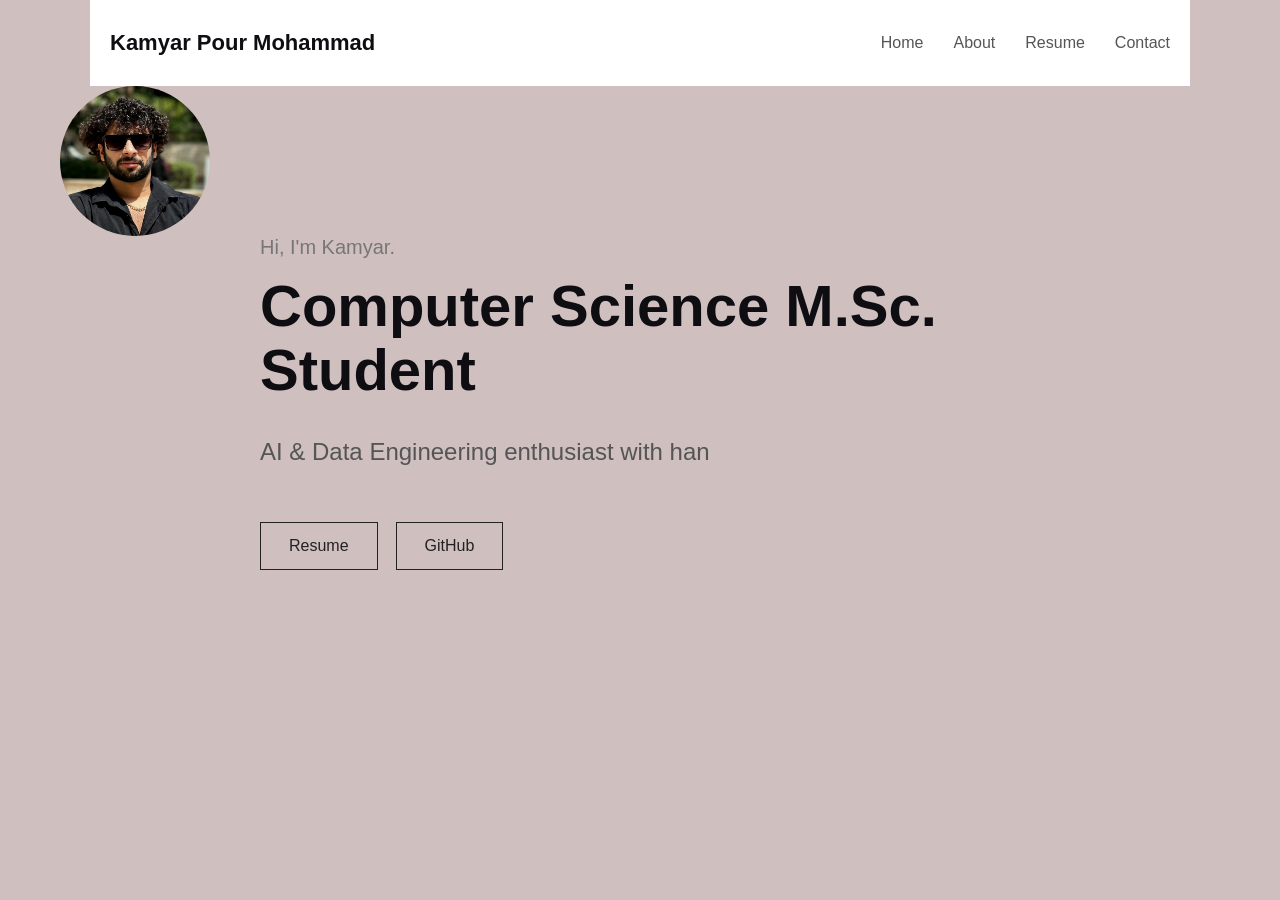
<file: index.html>
<!DOCTYPE html>
<html lang="en">

<head>

    <meta charset="UTF-8">

    <meta name="viewport"
          content="width=device-width, initial-scale=1.0">

    <title>Kamyar Pour Mohammad</title>

    <link rel="stylesheet"
          href="static/css/style.css">

</head>

<body>

    <header>

        <div class="logo">

            Kamyar Pour Mohammad

        </div>

        <nav>
            <a href="index.html">Home</a>

            <a href="about.html">About</a>

            <a href="resume.html">Resume</a>

            <a href="#">Contact</a>

        </nav>

    </header>

    <img class="KamyarImage" src="images/Site_image.jpg" alt="Kamyar's image">

    <section class="hero">

        <p class="intro">

            Hi, I'm Kamyar.

        </p>

        <h1>

            Computer Science M.Sc. Student

        </h1>

        <p class="description">

            <span id="typing"></span>

        </p>

        <div class="buttons">

            <a href="#">Resume</a>

            <a href="https://github.com/KamyarPourMohammad">GitHub</a>

        </div>

    </section>
    
</body>
<script src="static/js/main.js"></script>

</html>
</file>
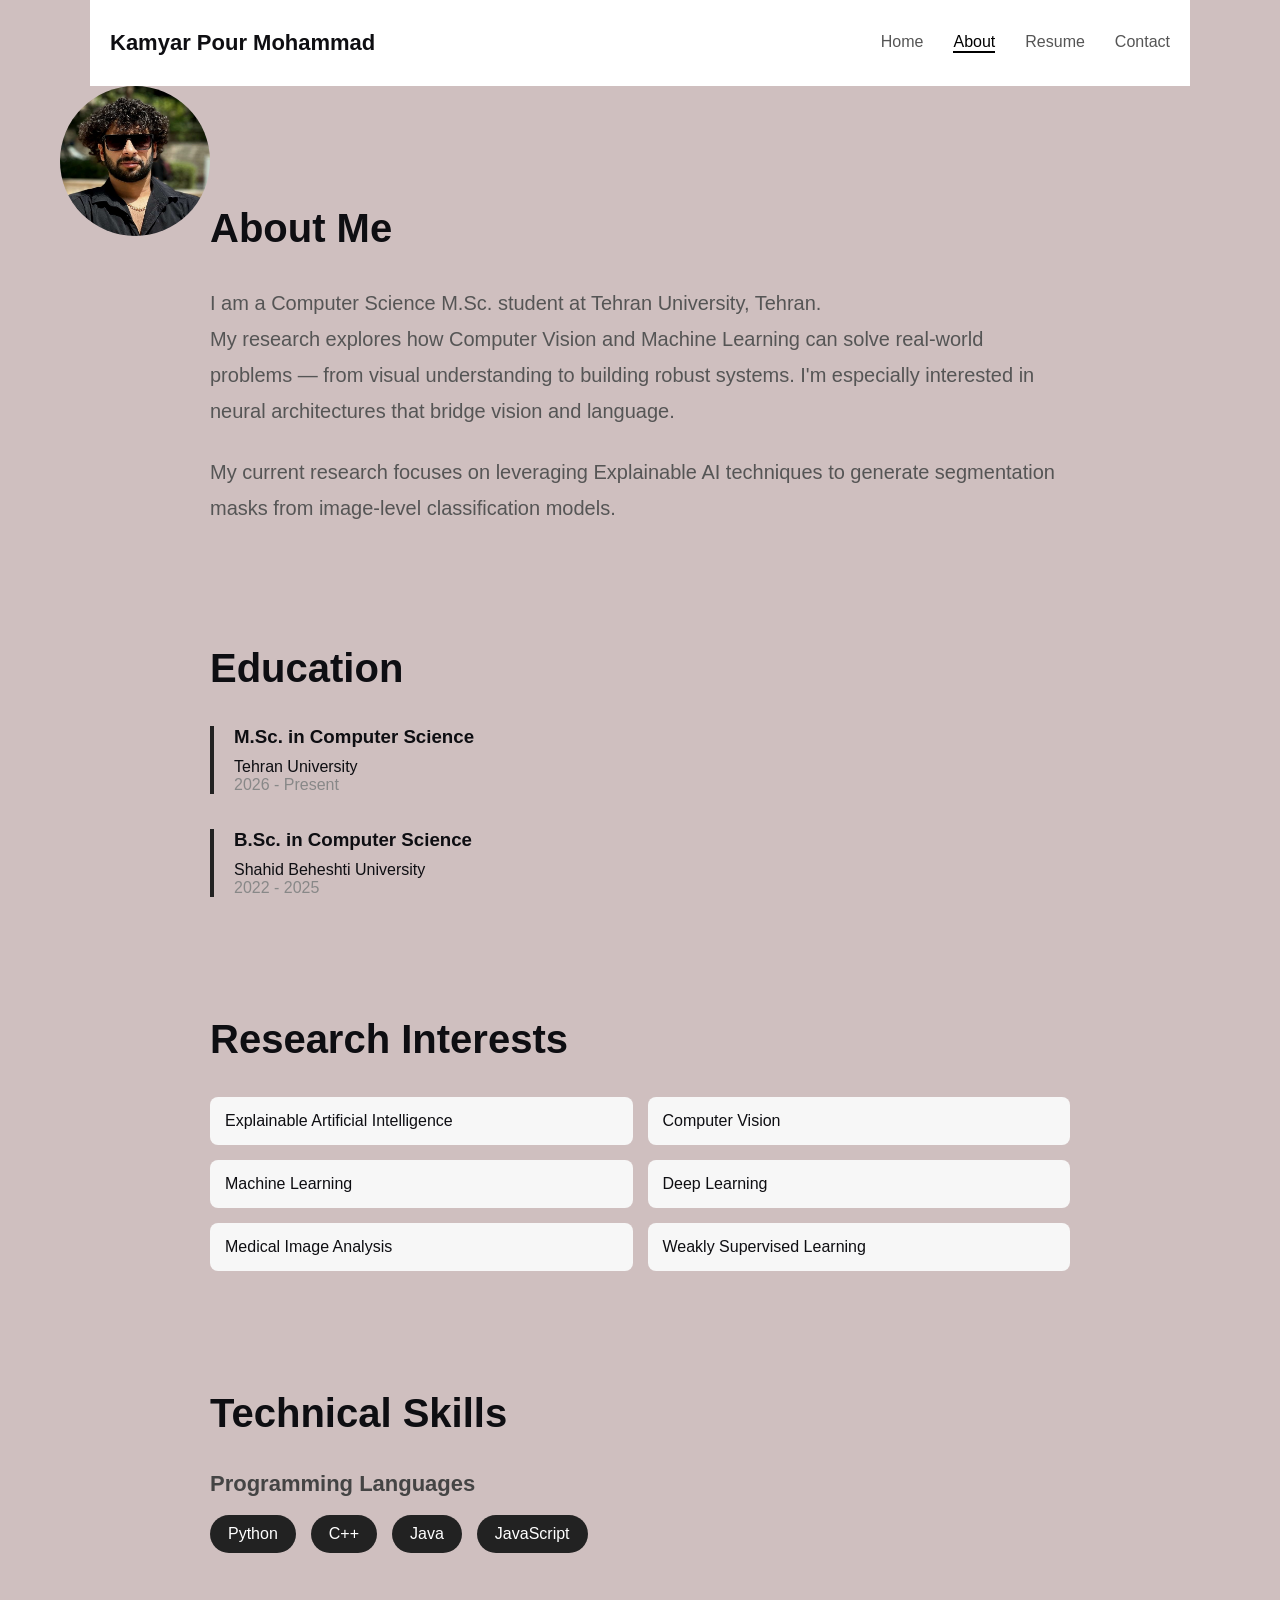
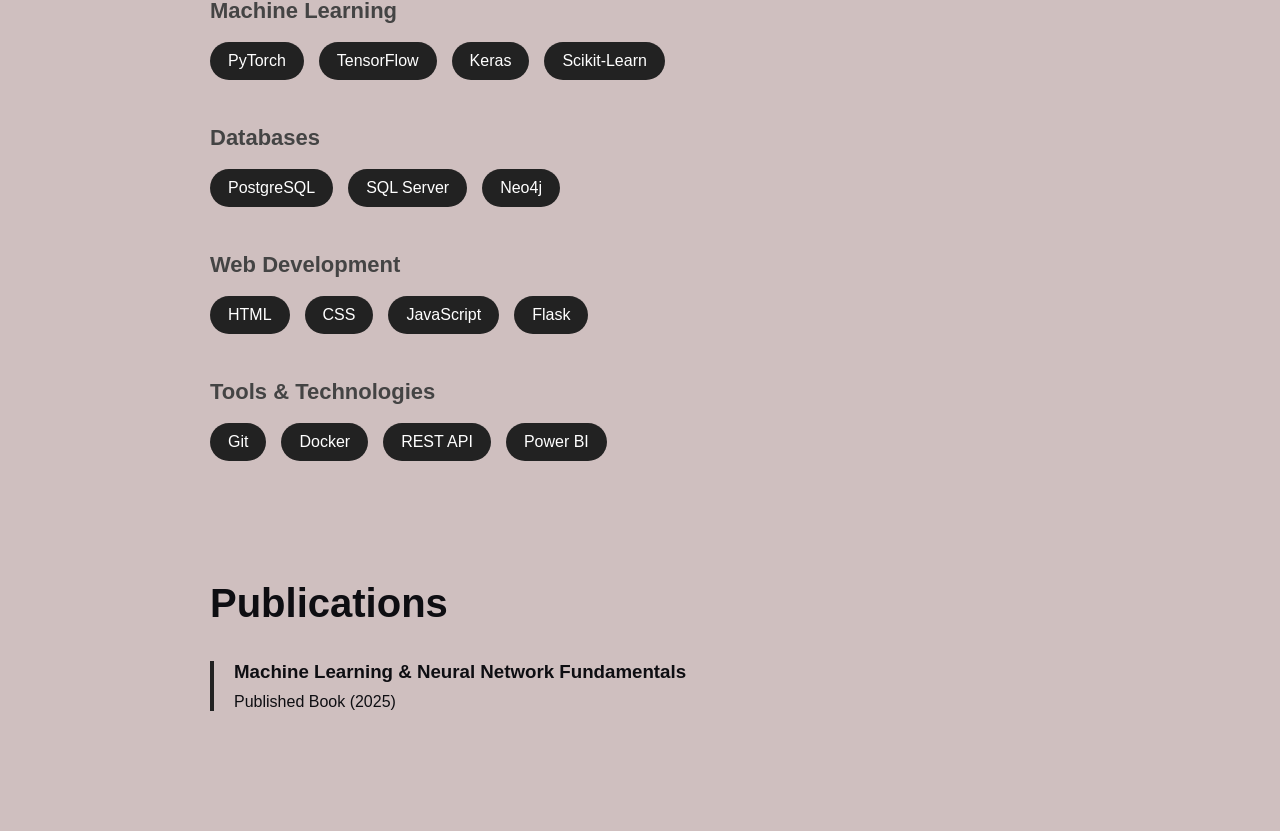
<file: about.html>
<!DOCTYPE html>
<html lang="en">

<head>

    <meta charset="UTF-8">

    <meta name="viewport"
          content="width=device-width, initial-scale=1.0">

    <title>About | Kamyar Pour Mohammad</title>

    <link rel="stylesheet"
          href="static/css/style.css">

</head>

<body>

<header>

    <div class="logo">

        Kamyar Pour Mohammad

    </div>

    <nav>

        <a href="index.html">Home</a>

        <a class="active" href="about.html">About</a>

        <a href="resume.html">Resume</a>

        <a href="contact.html">Contact</a>

    </nav>

</header>

<img class="KamyarImage" src="images/Site_image.jpg" alt="Kamyar's image">

<section class="about">

    <h1>

        About Me

    </h1>

    <p>

        I am a Computer Science M.Sc. student at
        Tehran University, Tehran.
        <br>
        My research explores how Computer Vision and
        Machine Learning can solve real-world problems
        — from visual understanding to building robust 
        systems. I'm especially interested in neural 
        architectures that bridge vision and language.

    </p>

    <p>

        My current research focuses on leveraging
        Explainable AI techniques to generate
        segmentation masks from image-level
        classification models.

    </p>

</section>


<section class="education">

    <h2>

        Education

    </h2>

    <div class="card">

        <h3>

            M.Sc. in Computer Science

        </h3>

        <p>

            Tehran University

        </p>

        <span>

            2026 - Present

        </span>

    </div>

    <div class="card">

        <h3>

            B.Sc. in Computer Science

        </h3>

        <p>

            Shahid Beheshti University

        </p>

        <span>

            2022 - 2025

        </span>

    </div>

</section>


<section class="interests">

    <h2>

        Research Interests

    </h2>

    <ul>

        <li>Explainable Artificial Intelligence</li>

        <li>Computer Vision</li>

        <li>Machine Learning</li>

        <li>Deep Learning</li>

        <li>Medical Image Analysis</li>

        <li>Weakly Supervised Learning</li>

    </ul>

</section>


<section class="skills">

    <h2>Technical Skills</h2>

    <div class="skill-category">

        <h3>Programming Languages</h3>

        <div class="skills-grid">
            <span>Python</span>
            <span>C++</span>
            <span>Java</span>
            <span>JavaScript</span>
        </div>

    </div>

    <div class="skill-category">

        <h3>Machine Learning</h3>

        <div class="skills-grid">
            <span>PyTorch</span>
            <span>TensorFlow</span>
            <span>Keras</span>
            <span>Scikit-Learn</span>
        </div>

    </div>

    <div class="skill-category">

        <h3>Databases</h3>

        <div class="skills-grid">
            <span>PostgreSQL</span>
            <span>SQL Server</span>
            <span>Neo4j</span>
        </div>

    </div>

    <div class="skill-category">

        <h3>Web Development</h3>

        <div class="skills-grid">
            <span>HTML</span>
            <span>CSS</span>
            <span>JavaScript</span>
            <span>Flask</span>
        </div>

    </div>

    <div class="skill-category">

        <h3>Tools & Technologies</h3>

        <div class="skills-grid">
            <span>Git</span>
            <span>Docker</span>
            <span>REST API</span>
            <span>Power BI</span>
        </div>

    </div>

</section>


<section class="publications">

    <h2>

        Publications

    </h2>

    <div class="card">

        <h3>

            Machine Learning & Neural Network Fundamentals

        </h3>

        <p>

            Published Book (2025)

        </p>

    </div>

</section>

</body>

</html>
</file>
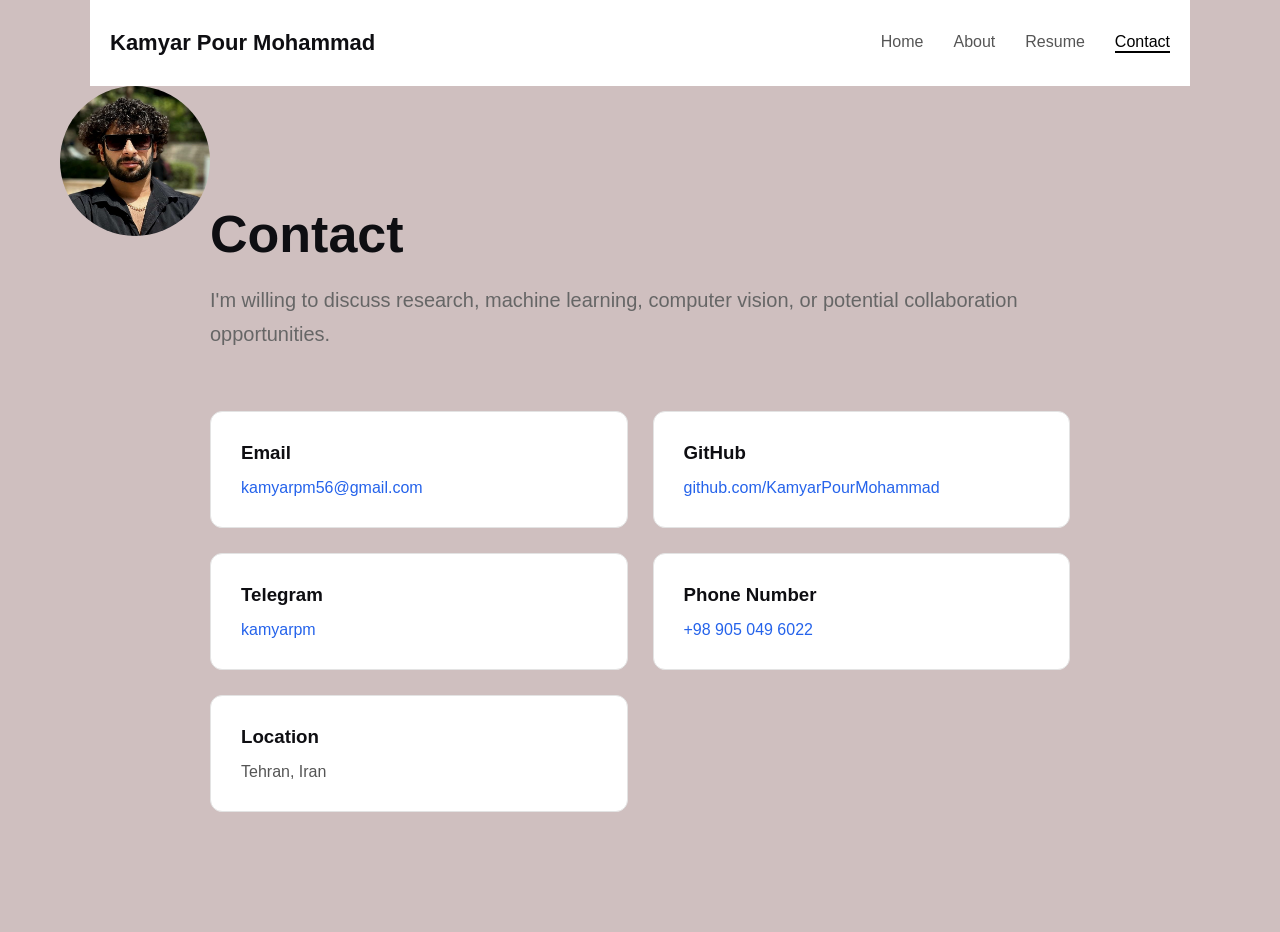
<file: contact.html>
<!DOCTYPE html>
<html lang="en">

<head>

    <meta charset="UTF-8">

    <meta name="viewport"
          content="width=device-width, initial-scale=1.0">

    <title>Contact | Kamyar Pour Mohammad</title>

    <link rel="stylesheet"
          href="static/css/style.css">

</head>

<body>

<header>

    <div class="logo">

        Kamyar Pour Mohammad

    </div>

    <nav>

        <a href="index.html">Home</a>

        <a href="about.html">About</a>

        <a href="resume.html">Resume</a>

        <a class="active"
           href="contact.html">Contact</a>

    </nav>

</header>

<img class="KamyarImage" src="images/Site_image.jpg" alt="Kamyar's image">


<section class="contact">

    <h1>

        Contact

    </h1>

    <p>

        I'm willing to discuss research,
        machine learning, computer vision,
        or potential collaboration opportunities.

    </p>


    <div class="contact-grid">

        <div class="contact-card">

            <h3>Email</h3>

            <a href="mailto:kamyarpm56@gmail.com">

                kamyarpm56@gmail.com

            </a>

        </div>


        <div class="contact-card">

            <h3>GitHub</h3>

            <a href="https://github.com/KamyarPourMohammad"
               target="_blank">

                github.com/KamyarPourMohammad

            </a>

        </div>


        <div class="contact-card">

            <h3>Telegram</h3>

            <a href="https://t.me/kamyarpm">

                kamyarpm

            </a>

        </div>


        <div class="contact-card">

            <h3>Phone Number</h3>

            <a href="tel:+989050496022">

                +98 905 049 6022

            </a>

        </div>


        <div class="contact-card">

            <h3>Location</h3>

            <p>

                Tehran, Iran

            </p>

        </div>

    </div>

</section>

</body>

</html>
</file>
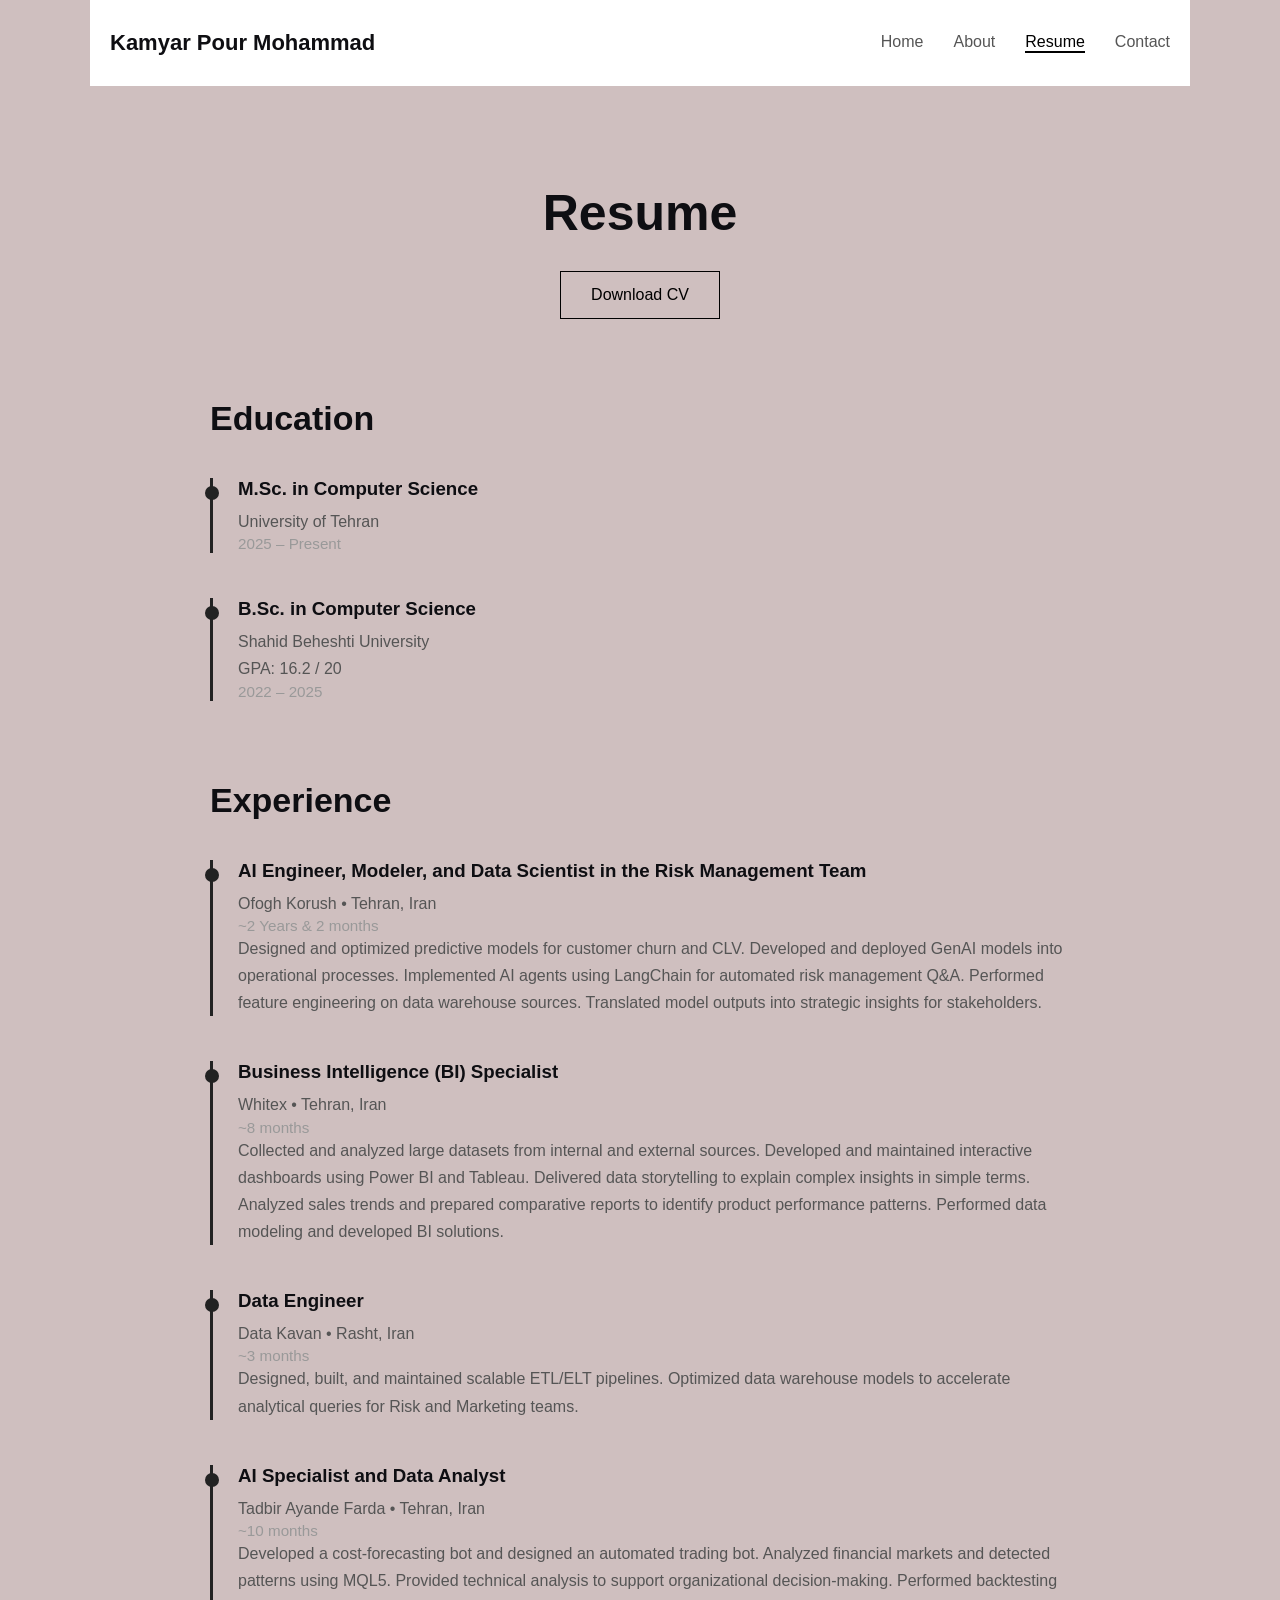
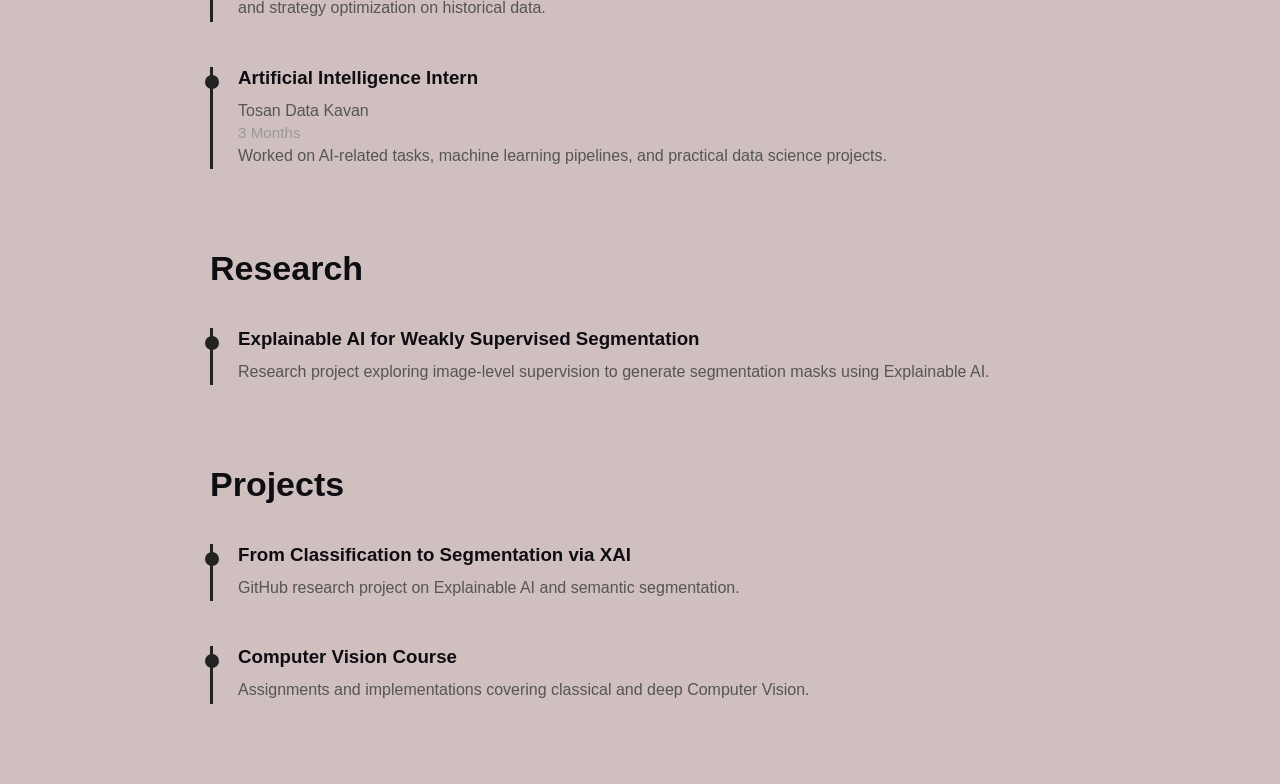
<file: resume.html>
<!DOCTYPE html>
<html lang="en">

<head>

    <meta charset="UTF-8">
    <meta name="viewport"
          content="width=device-width, initial-scale=1.0">

    <title>Resume | Kamyar Pour Mohammad</title>

    <link rel="stylesheet"
          href="static/css/style.css">

</head>

<body>

<header>

    <div class="logo">

        Kamyar Pour Mohammad

    </div>

    <nav>

        <a href="index.html">Home</a>
        <a href="about.html">About</a>
        <a class="active" href="resume.html">Resume</a>
        <a href="contact.html">Contact</a>

    </nav>

</header>


<section class="resume">

<h1>Resume</h1>

<a class="download-btn"
href="docs/Kamyar_Pour_Mohammad_CV.pdf"
target="_blank">

Download CV

</a>

</section>



<!-- ==================== EDUCATION ==================== -->
<section class="timeline">

<h2>Education</h2>

<div class="timeline-item">

<h3>M.Sc. in Computer Science</h3>

<p>University of Tehran</p>

<span>2025 – Present</span>

</div>


<div class="timeline-item">

<h3>B.Sc. in Computer Science</h3>

<p>Shahid Beheshti University</p>

<p>GPA: 16.2 / 20</p>

<span>2022 – 2025</span>

</div>

</section>




<!-- ==================== EXPERIENCE ==================== -->
<section class="timeline">

<h2>Experience</h2>

<div class="timeline-item">

<h3>AI Engineer, Modeler, and Data Scientist in the Risk Management Team</h3>

<p>Ofogh Korush • Tehran, Iran</p>

<span>~2 Years & 2 months</span>

<p>

Designed and optimized predictive models for customer churn and CLV.
Developed and deployed GenAI models into operational processes.
Implemented AI agents using LangChain for automated risk management Q&amp;A.
Performed feature engineering on data warehouse sources.
Translated model outputs into strategic insights for stakeholders.

</p>

</div>



<div class="timeline-item">

<h3>Business Intelligence (BI) Specialist</h3>

<p>Whitex • Tehran, Iran</p>

<span>~8 months</span>

<p>

Collected and analyzed large datasets from internal and external sources.
Developed and maintained interactive dashboards using Power BI and Tableau.
Delivered data storytelling to explain complex insights in simple terms.
Analyzed sales trends and prepared comparative reports to identify product performance patterns.
Performed data modeling and developed BI solutions.

</p>

</div>



<div class="timeline-item">

<h3>Data Engineer</h3>

<p>Data Kavan • Rasht, Iran</p>

<span>~3 months</span>

<p>

Designed, built, and maintained scalable ETL/ELT pipelines.
Optimized data warehouse models to accelerate analytical queries for Risk and Marketing teams.

</p>

</div>



<div class="timeline-item">

<h3>AI Specialist and Data Analyst</h3>

<p>Tadbir Ayande Farda • Tehran, Iran</p>

<span>~10 months</span>

<p>

Developed a cost-forecasting bot and designed an automated trading bot.
Analyzed financial markets and detected patterns using MQL5.
Provided technical analysis to support organizational decision-making.
Performed backtesting and strategy optimization on historical data.

</p>

</div>



<div class="timeline-item">

<h3>Artificial Intelligence Intern</h3>

<p>Tosan Data Kavan</p>

<span>3 Months</span>

<p>

Worked on AI-related tasks, machine learning pipelines, and practical data science projects.

</p>

</div>

</section>




<!-- ==================== RESEARCH ==================== -->
<section class="timeline">

<h2>Research</h2>

<div class="timeline-item">

<h3>Explainable AI for Weakly Supervised Segmentation</h3>

<p>

Research project exploring image-level supervision to generate segmentation masks using Explainable AI.

</p>

</div>

</section>





<!-- ==================== PROJECTS ==================== -->
<section class="timeline">

<h2>Projects</h2>

<div class="timeline-item">

<h3>From Classification to Segmentation via XAI</h3>

<p>

GitHub research project on Explainable AI and semantic segmentation.

</p>

</div>



<div class="timeline-item">

<h3>Computer Vision Course</h3>

<p>

Assignments and implementations covering classical and deep Computer Vision.

</p>

</div>

</section>

</body>

</html>
</file>
<file: static/css/style.css>
*{
    margin:0;
    padding:0;
    box-sizing:border-box;
}

body{

    font-family:Inter,sans-serif;

    background:#cfbfbf;

    color:#0e0e12;

}

header{

    max-width:1100px;

    margin:auto;

    padding:30px 20px;

    display:flex;

    justify-content:space-between;

    align-items:center;

}

.logo{

    font-size:22px;

    font-weight:600;

}

nav{

    display:flex;

    gap:30px;

}

nav a{

    text-decoration:none;

    color:#555;

    transition:.25s;

}

nav a:hover{

    color:black;

}

.hero{

    max-width:800px;

    margin:130px auto;

    padding:20px;

}

.intro{

    color:#777;

    font-size:20px;

    margin-bottom:15px;

}

h1{

    font-size:58px;

    line-height:1.1;

    font-weight:700;

}

.description{

    margin-top:30px;

    font-size:24px;

    color:#555;

    line-height:1.7;

}

.buttons{

    margin-top:50px;

    display:flex;

    gap:18px;

}

.buttons a{

    padding:14px 28px;

    border:1px solid #222;

    text-decoration:none;

    color:#222;

    transition:.25s;

}

.buttons a:hover{

    background:#222;

    color:white;

}
header{

    position:sticky;

    top:0;

    background:white;

    transition:.3s;

    z-index:100;

}

header.scrolled{

    box-shadow:0 5px 20px rgba(0,0,0,.08);

}
.buttons a{

    transition:.25s;

}
nav a.active{

    color:black;

    border-bottom:2px solid black;

}
.about,
.education,
.interests,
.skills,
.publications{

    max-width:900px;

    margin:120px auto;

    padding:0 20px;

}

.about h1,
.education h2,
.interests h2,
.skills h2,
.publications h2{

    font-size:40px;

    margin-bottom:35px;

}

.about p{

    margin-bottom:25px;

    font-size:20px;

    line-height:1.8;

    color:#555;

}

.card{

    border-left:4px solid #222;

    padding-left:20px;

    margin-bottom:35px;

}

.card h3{

    margin-bottom:10px;

}

.card span{

    color:#888;

}

.interests ul{

    display:grid;

    grid-template-columns:repeat(2,1fr);

    gap:15px;

    list-style:none;

}

.interests li{

    padding:15px;

    background:#f7f7f7;

    border-radius:8px;

}

.skills-grid{

    display:flex;

    flex-wrap:wrap;

    gap:15px;

}

.skills-grid span{

    background:#222;

    color:white;

    padding:10px 18px;

    border-radius:50px;

}
.skill-category{

    margin-bottom:45px;

}

.skill-category h3{

    margin-bottom:18px;

    font-size:22px;

    color:#444;

    font-weight:600;

}

.KamyarImage{
    float: left;
    width:150px;
    height:150px;
    border-radius: 50%;
    margin-left: 60px;
  margin-right: auto;
  
}

.resume{

    max-width:900px;

    margin:100px auto 50px;

    text-align:center;

}

.resume h1{

    font-size:50px;

    margin-bottom:30px;

}

.download-btn{

    display:inline-block;

    padding:14px 30px;

    border:1px solid black;

    text-decoration:none;

    color:black;

    transition:.3s;

}

.download-btn:hover{

    background:black;

    color:white;

}



.timeline{

    max-width:900px;

    margin:80px auto;

    padding:0 20px;

}

.timeline h2{

    margin-bottom:40px;

    font-size:34px;

}



.timeline-item{

    border-left:3px solid #222;

    padding-left:25px;

    margin-bottom:45px;

    position:relative;

}

.timeline-item::before{

    content:"";

    width:14px;

    height:14px;

    background:#222;

    border-radius:50%;

    position:absolute;

    left:-8px;

    top:8px;

}

.timeline-item h3{

    margin-bottom:8px;

}

.timeline-item p{

    color:#555;

    line-height:1.7;

}

.timeline-item span{

    color:#999;

    font-size:.95rem;

}

.contact{

    max-width:900px;

    margin:100px auto;

    padding:20px;

}

.contact h1{

    font-size:52px;

    margin-bottom:20px;

}

.contact>p{

    color:#666;

    font-size:20px;

    line-height:1.7;

    margin-bottom:60px;

}

.contact-grid{

    display:grid;

    grid-template-columns:repeat(auto-fit,minmax(280px,1fr));

    gap:25px;

}

.contact-card{

    padding:30px;

    border:1px solid #e3e3e3;

    border-radius:12px;

    transition:.3s;

    background:white;

}

.contact-card:hover{

    transform:translateY(-6px);

    box-shadow:0 8px 25px rgba(0,0,0,.08);

}

.contact-card h3{

    margin-bottom:15px;

}

.contact-card a{

    text-decoration:none;

    color:#2563eb;

}

.contact-card p{

    color:#555;

}
/* =========================
   Tablet
========================= */

@media (max-width: 992px){

    h1{
        font-size:46px;
    }

    .description{
        font-size:21px;
    }

    .hero{
        margin:90px auto;
    }

}


/* =========================
   Mobile
========================= */

@media (max-width:768px){

    header{

        flex-direction:column;

        gap:20px;

        padding:20px;

        text-align:center;

    }

    nav{

        flex-wrap:wrap;

        justify-content:center;

        gap:18px;

    }

    .hero{

        margin:70px auto;

        text-align:center;

        padding:20px;

    }

    .intro{

        font-size:18px;

    }

    h1{

        font-size:38px;

    }

    .description{

        font-size:18px;

        line-height:1.8;

    }

    .buttons{

        flex-direction:column;

        align-items:center;

    }

    .buttons a{

        width:100%;

        max-width:280px;

        text-align:center;

    }

    .about,
    .education,
    .interests,
    .skills,
    .publications,
    .timeline,
    .contact{

        margin:70px auto;

    }

    .about h1,
    .education h2,
    .interests h2,
    .skills h2,
    .publications h2,
    .contact h1{

        font-size:34px;

    }

    .about p{

        font-size:18px;

    }

    .interests ul{

        grid-template-columns:1fr;

    }

    .skills-grid{

        justify-content:center;

    }

    .KamyarImage{

        float:none;

        display:block;

        margin:0 auto 30px;

        width:130px;

        height:130px;

    }

}


/* =========================
   Small Phones
========================= */

@media (max-width:480px){

    h1{

        font-size:30px;

    }

    .description{

        font-size:16px;

    }

    .intro{

        font-size:16px;

    }

    .about h1,
    .education h2,
    .interests h2,
    .skills h2,
    .publications h2,
    .timeline h2,
    .contact h1{

        font-size:28px;

    }

    .contact>p{

        font-size:17px;

    }

    .contact-card{

        padding:20px;

    }

    .download-btn{

        width:100%;

        text-align:center;

    }

}
</file>
